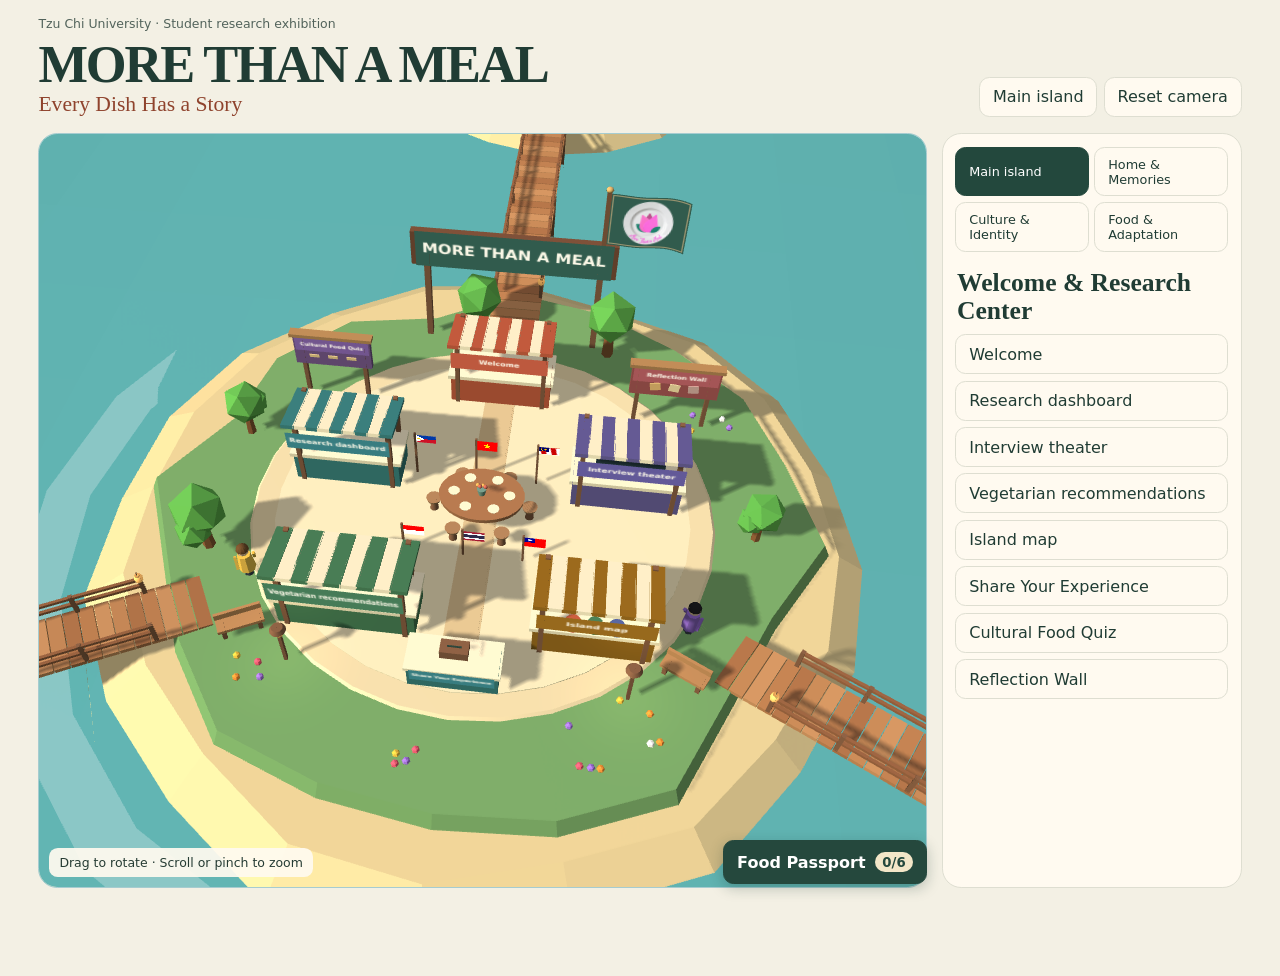
<file: index.html>
<!doctype html>
<html lang="en">
<head>
  <meta charset="utf-8">
  <meta name="viewport" content="width=device-width, initial-scale=1">
  <title>MORE THAN A MEAL | Every Dish Has a Story</title>
  <link rel="stylesheet" href="exhibition/exhibition.css">
  <script defer src="app/lib/three.min.js"></script>
  <script defer src="app/lib/GLTFLoader.js"></script>
  <script defer src="app/site/data.js"></script>
  <script defer src="app/site/world.js"></script>
  <script defer src="exhibition/content.js"></script>
  <script defer src="exhibition/analytics.js"></script>
  <script defer src="exhibition/flag-pixels.js"></script>
  <script defer src="exhibition/welcome-logo.js"></script>
  <script defer src="exhibition/scenery.js"></script>
  <script defer src="exhibition/visitor-activities.js"></script>
  <script defer src="exhibition/exhibition.js"></script>
</head>
<body>
  <header class="masthead">
    <div><p>Tzu Chi University · Student research exhibition</p><h1>MORE THAN A MEAL</h1><span>Every Dish Has a Story</span></div>
    <div class="controls"><button id="home" type="button">Main island</button><button id="reset" type="button">Reset camera</button><button id="analytics-settings" type="button" hidden>Analytics settings</button></div>
  </header>
  <div class="privacy-bar">
    <div id="analytics-choice" hidden>
      <p>Allow optional Google Analytics to help us count visits and understand which exhibits people use. You can change your choice anytime.</p>
      <div class="privacy-actions">
        <button id="analytics-decline" type="button">Decline</button>
        <button id="analytics-allow" type="button">Allow analytics</button>
      </div>
    </div>
  </div>
  <main class="layout">
    <section class="stage" aria-label="Interactive 3D archipelago">
      <div id="world"></div>
      <p id="gesture">Drag to rotate · Scroll or pinch to zoom</p>
    </section>
    <aside class="guide" aria-label="Exhibition guide">
      <nav id="islands" aria-label="Islands"></nav>
      <h2 id="island-title"></h2>
      <div id="exhibits"></div>
    </aside>
  </main>
  <button class="passport-launch" id="passport-launch" type="button" aria-haspopup="dialog">
    Food Passport <span id="passport-count" aria-live="polite"></span>
  </button>
  <dialog id="panel" aria-labelledby="panel-title">
    <div class="panel-top"><span id="panel-context"></span><form method="dialog"><button autofocus type="submit">Close</button></form></div>
    <h2 id="panel-title"></h2>
    <div id="panel-body"></div>
  </dialog>
  <noscript>This exhibition needs JavaScript to display the islands and exhibits.</noscript>
</body>
</html>
</file>
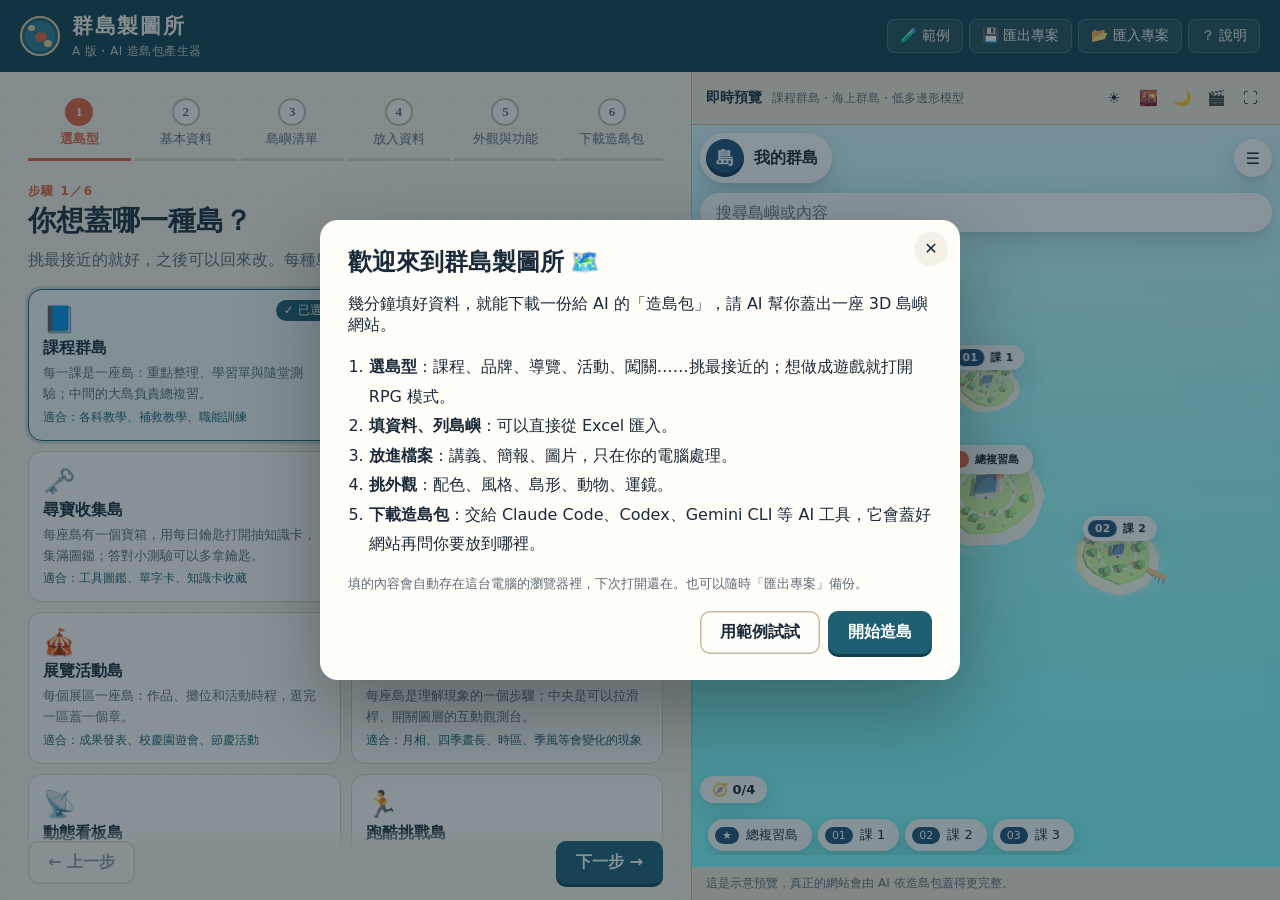
<file: A_AI造島包產生器.html>
<!doctype html>
<html lang="zh-Hant-TW">
<head>
<meta charset="utf-8">
<meta name="viewport" content="width=device-width,initial-scale=1">
<title>群島製圖所｜A 版 AI 造島包產生器</title>
<link rel="icon" href="data:image/svg+xml,%3Csvg xmlns='http://www.w3.org/2000/svg' viewBox='0 0 64 64'%3E%3Ccircle cx='32' cy='32' r='30' fill='%231e5f74'/%3E%3Cellipse cx='30' cy='34' rx='13' ry='9' fill='%23e2603f'/%3E%3C/svg%3E">
<link rel="stylesheet" href="app/studio.css">
</head>
<body>
<div id="studio"><p style="padding:40px;font-family:sans-serif">載入中…如果一直停在這裡，請確認 <b>app</b> 資料夾和這個檔案放在一起。</p></div>
<script src="app/lib/jszip.min.js"></script>
<script src="app/lib/xlsx.full.min.js"></script>
<script src="app/site/data.js"></script>
<script src="app/examples.js"></script>
<script src="app/studio.js"></script>
<script src="app/kit.js"></script>
<script>ISLE.Studio.init({ mode: 'A' });</script>
</body>
</html>
</file>
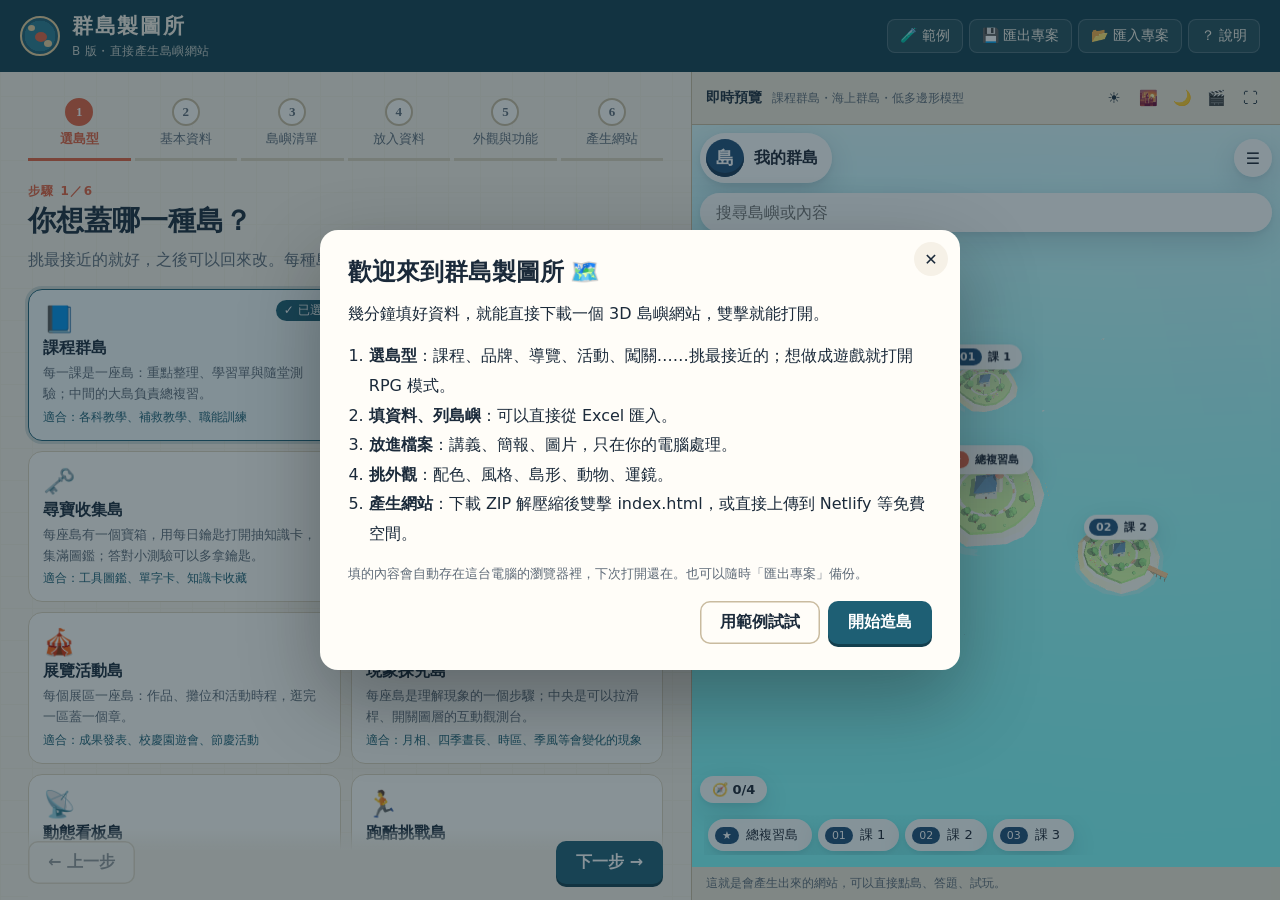
<file: B_島嶼網站產生器.html>
<!doctype html>
<html lang="zh-Hant-TW">
<head>
<meta charset="utf-8">
<meta name="viewport" content="width=device-width,initial-scale=1">
<title>群島製圖所｜B 版 島嶼網站產生器</title>
<link rel="icon" href="data:image/svg+xml,%3Csvg xmlns='http://www.w3.org/2000/svg' viewBox='0 0 64 64'%3E%3Ccircle cx='32' cy='32' r='30' fill='%231e5f74'/%3E%3Cellipse cx='30' cy='34' rx='13' ry='9' fill='%23e2603f'/%3E%3C/svg%3E">
<link rel="stylesheet" href="app/studio.css">
</head>
<body>
<div id="studio"><p style="padding:40px;font-family:sans-serif">載入中…如果一直停在這裡，請確認 <b>app</b> 資料夾和這個檔案放在一起。</p></div>
<script src="app/lib/jszip.min.js"></script>
<script src="app/lib/xlsx.full.min.js"></script>
<script src="app/site/data.js"></script>
<script src="app/examples.js"></script>
<script src="app/studio.js"></script>
<script src="app/payload.js"></script>
<script src="app/export.js"></script>
<script>ISLE.Studio.init({ mode: 'B' });</script>
</body>
</html>
</file>
<file: exhibition/exhibition.css>
:root{color-scheme:light;--ink:#203c34;--paper:#fffaf0;--border:#deded1;--muted:#52635b;font-family:system-ui,sans-serif;color:var(--ink);background:#f3f0e4}
*{box-sizing:border-box}
body{margin:0;min-height:100dvh}
button{font:inherit;color:inherit;background:var(--paper);border:1px solid var(--border);border-radius:.65rem;padding:.55rem .8rem;cursor:pointer;min-height:40px}
button:hover{border-color:#387d80;background:#f2f8ec}
button:focus-visible,a:focus-visible{outline:3px solid #287889;outline-offset:2px}
.masthead,.layout{max-width:1540px;margin:auto;padding-inline:clamp(.75rem,3vw,3rem)}
.masthead{display:flex;justify-content:space-between;align-items:end;gap:.7rem;padding-block:1rem}
.masthead p{margin:0 0 .3rem;color:var(--muted);font-size:.78rem}
h1,h2,h3{font-family:Georgia,serif;line-height:1.07}
h1{margin:0;font-size:clamp(1.62rem,4.1vw,3.65rem);letter-spacing:-.04em}
.masthead span{font-family:Georgia,serif;font-size:clamp(1rem,2vw,1.35rem);color:#8f432d}
.controls{display:flex;gap:.4rem;flex-wrap:wrap}
.layout{display:grid;grid-template-columns:minmax(0,1fr) minmax(240px,300px);gap:.9rem;padding-bottom:1rem}
.stage{position:relative;height:clamp(475px,calc(100dvh - 145px),850px);min-width:0;overflow:hidden;border-radius:1.2rem;border:1px solid #a6ccd0;background:linear-gradient(#dff3ed,#f8ecd1)}
#world,.isle-canvas{position:absolute;inset:0;width:100%;height:100%}
.isle-canvas{display:block;touch-action:none;cursor:grab}
.isle-canvas:active{cursor:grabbing}
#gesture{position:absolute;bottom:.6rem;left:.6rem;margin:0;pointer-events:none;background:#fffaefee;color:#263c34;padding:.45rem .65rem;border-radius:.55rem;font-size:.78rem}
.guide{background:var(--paper);border:1px solid var(--border);border-radius:1.2rem;padding:.8rem}
#islands{display:grid;grid-template-columns:1fr 1fr;gap:.35rem}
#islands button{text-align:left;font-size:.8rem}
#islands button[aria-current=true]{background:#23483d;color:#fff;border-color:#23483d}
.guide h2{margin:1.1rem .1rem .65rem;font-size:1.6rem}
.exhibit,.map-stop{width:100%;text-align:left;margin-bottom:.4rem;display:block}
.country{margin:.8rem 0}
.country h3{margin:.3rem 0 .48rem;display:flex;align-items:center;gap:.55rem}
.flag{width:31px;height:20px;object-fit:contain;object-position:left}
dialog{background:var(--paper);color:var(--ink);width:min(690px,calc(100% - 1.2rem));max-height:calc(100dvh - 1.2rem);border:1px solid var(--border);border-radius:1.1rem;padding:clamp(1rem,4vw,2rem);overflow:auto}
dialog::backdrop{background:#132e2ad0}
.panel-top{display:flex;align-items:center;justify-content:space-between;gap:.5rem;color:var(--muted);font-size:.9rem}
dialog h2{font-size:clamp(1.9rem,5vw,3rem);margin:.4rem 0 .8rem}
dialog p,dialog li{line-height:1.55}
.gallery,.metrics{display:grid;grid-template-columns:repeat(2,minmax(0,1fr));gap:.7rem}
figure{margin:0}
.gallery img{width:100%;aspect-ratio:4/3;object-fit:cover;border-radius:.6rem;background:#eee7d9}
figcaption,.placeholder{font-size:.86rem;color:var(--muted)}
.placeholder,.metric,blockquote{margin:.7rem 0;padding:.8rem;background:#f0ecdf;border-radius:.6rem}
.metric{margin:0}.metric strong{display:block;font-size:1.65rem}
video{width:100%;max-height:50vh;background:#182d29}
a{color:#245c5b}
@media(max-width:740px){
  .masthead{align-items:start;flex-direction:column;padding-block:.65rem}
  .layout{grid-template-columns:1fr;gap:.55rem}
  .stage{height:clamp(350px,57dvh,590px)}
  #islands{grid-template-columns:repeat(2,minmax(0,1fr))}
}
#panel-context{display:flex;align-items:center;gap:.45rem}
.privacy-bar{max-width:1540px;margin:0 auto;padding-inline:clamp(.75rem,3vw,3rem);color:var(--muted);font-size:.84rem}
#analytics-choice:not([hidden]){display:flex;align-items:center;justify-content:space-between;flex-wrap:wrap;gap:.65rem;background:var(--paper);border:1px solid var(--border);border-radius:.8rem;padding:.65rem .8rem;margin-bottom:.5rem}
#analytics-choice p{margin:0}
.privacy-actions{display:flex;flex-wrap:wrap;gap:.45rem}
.feedback-link{display:inline-block;background:#345f53;color:#fff;border-radius:.65rem;padding:.65rem 1rem;font-weight:650}
.media-card{margin:.6rem 0;padding:.9rem 1rem;border:1px dashed #a4b9a3;border-radius:.75rem;background:linear-gradient(125deg,#edf3e7,#f8f0df);overflow-wrap:anywhere}
.media-card strong{font-family:Georgia,serif;font-size:1.08rem}
.media-card p{margin:.25rem 0 0;font-size:.9rem;color:var(--muted)}
.media-card a{display:inline-block;margin-top:.45rem}
.media-card-video{background:linear-gradient(125deg,#e9eff1,#f4ece3)}
.media-card-document{background:linear-gradient(125deg,#f4ecd8,#f4f3e5)}
.survey-image{display:block;max-width:100%;height:auto;border-radius:.6rem}
#panel-body video{display:block;height:auto;max-width:100%;border-radius:.6rem}
#panel-body video[hidden]{display:none}
@media(max-width:480px){.gallery{grid-template-columns:1fr}}
body{padding-bottom:4.5rem}
.passport-launch{position:fixed;z-index:4;right:max(1rem,env(safe-area-inset-right));bottom:max(1rem,env(safe-area-inset-bottom));display:flex;align-items:center;gap:.6rem;min-height:44px;background:#25483d;color:#fff;border-color:#25483d;box-shadow:0 4px 14px #16332d45;font-weight:700}
.passport-launch:hover{background:#356456;color:#fff}
.passport-launch span{border-radius:1rem;padding:.14rem .45rem;background:#f3e6c8;color:#25483d;font-size:.83rem}
.passport-progress{font-weight:750}
.passport-slots{display:grid;grid-template-columns:repeat(3,minmax(0,1fr));gap:.65rem;padding:0;list-style:none}
.passport-slot{min-height:6.8rem;border:1px dashed #9caa9d;border-radius:.75rem;display:grid;justify-items:center;align-content:center;text-align:center;padding:.55rem .3rem;line-height:1.25;background:#f4f0e4}
.passport-slot.collected{border:2px solid var(--stamp-color);background:#f8f2de}
.stamp-symbol{font-size:1.45rem;line-height:1.2;margin-bottom:.3rem}
.stamp-state,.activity-step{color:var(--muted);font-size:.86rem}
.activity-actions{display:flex;gap:.55rem;flex-wrap:wrap;margin-top:.8rem}
.activity-actions button,.quiz-options button{min-height:44px}
.activity-status:empty{margin:0}
.activity-notice,.activity-status:not(:empty){background:#eef2e3;padding:.65rem .8rem;border-radius:.55rem}
.quiz-options{display:grid;gap:.5rem}
.quiz-option{text-align:left}
.reflection-text{display:block;width:100%;min-height:7rem;resize:vertical;font:inherit;margin-top:.35rem;border:1px solid #9daea0;border-radius:.55rem;padding:.65rem;background:#fffdf7;color:var(--ink)}
@media(max-width:480px){.passport-slots{grid-template-columns:repeat(2,minmax(0,1fr))}}
@media(min-width:741px){
  .passport-launch{right:calc(max(0px,(100vw - 1540px)/2) + clamp(.75rem,3vw,3rem) + 315px)}
}
</file>
<file: app/studio.css>
/* 群島製圖所：表單介面樣式（航海圖風格） */
:root {
  --paper: #f6f1e7; --paper2: #efe7d6; --card: #fffdf8; --ink: #1b2a3a; --muted: #5f6b78; --line: #ddd2bd; --line2: #c9bb9f;
  --sea: #1e5f74; --sea2: #133f4e; --coral: #e2603f; --sand: #e9cf9c; --ok: #2f8f5b; --warn: #b4542f;
  --font: "Noto Sans TC","PingFang TC","Microsoft JhengHei","Heiti TC",system-ui,sans-serif;
  --serif: "Noto Serif TC","Songti TC","PMingLiU",serif;
}
* { box-sizing: border-box; }
[hidden] { display: none !important; }
html, body { margin: 0; height: 100%; }
body { font-family: var(--font); color: var(--ink); background: var(--paper); -webkit-font-smoothing: antialiased; }
body::before { content: ""; position: fixed; inset: 0; pointer-events: none; opacity: .5;
  background-image: linear-gradient(var(--paper2) 1px, transparent 1px), linear-gradient(90deg, var(--paper2) 1px, transparent 1px); background-size: 32px 32px; }
button, input, select, textarea { font: inherit; color: inherit; }
button { cursor: pointer; }
:focus-visible { outline: 3px solid var(--coral); outline-offset: 2px; }
code { background: var(--paper2); padding: 1px 6px; border-radius: 5px; font-size: .9em; }
#studio { position: relative; height: 100%; display: flex; flex-direction: column; }

/* ---------- 頁首 ---------- */
.st-head { display: flex; align-items: center; justify-content: space-between; gap: 12px; padding: 12px 20px; background: var(--sea2); color: #f6f1e7; position: relative; z-index: 3; flex-wrap: wrap; }
.logo { display: flex; align-items: center; gap: 12px; }
.logo b { font-family: var(--serif); font-size: 21px; letter-spacing: .08em; display: block; }
.logo small { font-size: 12px; opacity: .78; letter-spacing: .04em; }
.logo-mark { width: 40px; height: 40px; border-radius: 50%; background: radial-gradient(circle at 50% 50%, #2a7a91 0 60%, #1e5f74 61%); border: 2px solid var(--sand); position: relative; flex: none; }
.logo-mark i { position: absolute; border-radius: 50%; background: var(--sand); }
.logo-mark i:nth-child(1) { width: 12px; height: 10px; left: 13px; top: 14px; background: var(--coral); }
.logo-mark i:nth-child(2) { width: 7px; height: 6px; left: 6px; top: 7px; }
.logo-mark i:nth-child(3) { width: 8px; height: 7px; right: 6px; bottom: 7px; }
.head-act { display: flex; gap: 6px; align-items: center; flex-wrap: wrap; }
.hbtn { background: rgba(255,255,255,.08); border: 1px solid rgba(255,255,255,.18); color: #f6f1e7; border-radius: 8px; padding: 7px 12px; font-size: 14px; display: inline-flex; align-items: center; gap: 4px; cursor: pointer; }
.hbtn:hover { background: rgba(255,255,255,.16); }
.save-state { font-size: 12px; opacity: 0; transition: opacity .3s; margin-right: 6px; }
.save-state.on { opacity: .8; }

/* ---------- 主版面 ---------- */
.st-main { flex: 1; display: grid; grid-template-columns: minmax(0, 1.08fr) minmax(360px, .92fr); min-height: 0; position: relative; z-index: 1; }
.st-form { overflow: auto; padding: 18px 28px 0; display: flex; flex-direction: column; }
.rail { list-style: none; margin: 0 0 6px; padding: 0; display: flex; gap: 4px; position: relative; flex-wrap: wrap; }
.rail li { flex: 1 1 0; min-width: 88px; }
.rail button { width: 100%; border: 0; background: transparent; padding: 8px 6px 10px; display: flex; flex-direction: column; align-items: center; gap: 4px; font-size: 13px; color: var(--muted); border-bottom: 3px solid var(--line); }
.rail button span { width: 28px; height: 28px; border-radius: 50%; display: grid; place-items: center; border: 2px solid var(--line2); background: var(--card); font-weight: 800; font-family: var(--serif); }
.rail button.done { color: var(--ink); border-bottom-color: var(--sea); }
.rail button.done span { background: var(--sea); border-color: var(--sea); color: #fff; }
.rail button.on { color: var(--coral); font-weight: 700; border-bottom-color: var(--coral); }
.rail button.on span { border-color: var(--coral); background: var(--coral); color: #fff; }
.step-wrap { flex: 1; padding: 10px 0 24px; }
.step-no { margin: 6px 0 2px; font-size: 12px; letter-spacing: .12em; color: var(--coral); font-weight: 700; }
.step-wrap h2 { font-family: var(--serif); font-size: 28px; margin: 0 0 6px; }
.step-wrap h3 { font-size: 16px; margin: 26px 0 10px; display: flex; align-items: baseline; gap: 8px; }
.step-wrap h3 small { font-weight: 400; color: var(--muted); font-size: 13px; }
.hint { color: var(--muted); margin: 0 0 16px; line-height: 1.7; }
.mini { font-size: 13px; color: var(--muted); margin: 6px 0; }
.muted { color: var(--muted); }
.req { color: var(--coral); font-style: normal; margin-left: 2px; }
.warn { background: #fbe7dc; border: 1px solid #f0c3ad; color: #7a3216; border-radius: 10px; padding: 10px 14px; margin: 12px 0; }
.warn ul { margin: 6px 0 0; padding-left: 1.2em; }
.warn-soft { color: var(--warn); }
.step-nav { position: sticky; bottom: 0; display: flex; gap: 10px; justify-content: space-between; padding: 12px 0 16px; background: linear-gradient(transparent, var(--paper) 30%); }
.step-nav .pv-only { display: none; }

/* ---------- 按鈕 ---------- */
.sbtn { border: 0; background: var(--sea); color: #fff; border-radius: 10px; padding: 11px 20px; font-weight: 700; display: inline-flex; align-items: center; gap: 6px; box-shadow: 0 3px 0 var(--sea2); cursor: pointer; text-decoration: none; }
.sbtn:hover { filter: brightness(1.08); } .sbtn:active { transform: translateY(2px); box-shadow: none; }
.sbtn.ghost { background: var(--card); color: var(--ink); box-shadow: inset 0 0 0 1.5px var(--line2); }
.sbtn.coral { background: var(--coral); box-shadow: 0 3px 0 #a9442a; }
.sbtn.small { padding: 7px 12px; font-size: 14px; }
.sbtn.big { padding: 14px 26px; font-size: 17px; }
.sbtn:disabled { opacity: .45; cursor: not-allowed; }
.linkb { border: 0; background: none; color: var(--sea); text-decoration: underline; padding: 0; }
.row-end { display: flex; gap: 8px; justify-content: flex-end; margin-top: 18px; flex-wrap: wrap; }
.tool-row { display: flex; gap: 8px; flex-wrap: wrap; align-items: center; margin-bottom: 10px; }
.count { font-size: 13px; color: var(--muted); margin-left: auto; }

/* ---------- 步驟 1 ---------- */
.type-grid { display: grid; grid-template-columns: repeat(auto-fill, minmax(210px, 1fr)); gap: 10px; }
.type-grid.small { grid-template-columns: repeat(auto-fill, minmax(150px, 1fr)); }
.type-card { text-align: left; background: var(--card); border: 1.5px solid var(--line); border-radius: 14px; padding: 14px; display: grid; gap: 4px; position: relative; transition: transform .12s, border-color .12s; }
.type-card:hover { transform: translateY(-2px); border-color: var(--line2); }
.type-card.on { border-color: var(--sea); box-shadow: 0 0 0 3px rgba(30,95,116,.18); background: #f2f8f8; }
.type-card.on::after { content: "✓ 已選"; position: absolute; top: 10px; right: 10px; font-size: 12px; background: var(--sea); color: #fff; padding: 2px 8px; border-radius: 99px; }
.ti { font-size: 26px; } .type-card b { font-size: 16px; }
.td { font-size: 13px; color: var(--muted); line-height: 1.6; }
.tf { font-size: 12px; color: var(--sea); }
.mode-row { display: grid; grid-template-columns: 1fr 1fr; gap: 10px; margin-top: 16px; }
.mode-card { display: flex; gap: 12px; align-items: flex-start; background: var(--card); border: 1.5px dashed var(--line2); border-radius: 14px; padding: 14px; cursor: pointer; }
.mode-card.on { border-style: solid; border-color: var(--coral); background: #fdf3ee; }
.mode-card input { margin-top: 6px; accent-color: var(--coral); width: 18px; height: 18px; }
.mode-card small { display: block; color: var(--muted); margin-top: 4px; line-height: 1.6; font-size: 13px; }

/* ---------- 欄位 ---------- */
.fgrid { display: grid; grid-template-columns: 1fr 1fr; gap: 12px 14px; }
.fld { display: grid; gap: 5px; grid-column: 1 / -1; }
.fld.half { grid-column: span 1; }
.fld > span { font-weight: 600; font-size: 14px; }
.fld small { color: var(--muted); font-size: 12px; line-height: 1.5; }
.fld input, .fld select, .fld textarea, .paste { width: 100%; border: 1.5px solid var(--line); border-radius: 10px; padding: 9px 11px; background: var(--card); }
.fld input:focus, .fld select:focus, .fld textarea:focus, .paste:focus { border-color: var(--sea); outline: none; box-shadow: 0 0 0 3px rgba(30,95,116,.15); }
.fld input[type=color] { height: 44px; padding: 4px; }
textarea { resize: vertical; line-height: 1.6; }
.check { display: flex; gap: 8px; align-items: center; margin: 10px 0; cursor: pointer; }
.check input { width: 18px; height: 18px; accent-color: var(--sea); }
.check.small { font-size: 14px; color: var(--muted); }
.err { color: var(--warn); font-size: 12px; font-style: normal; }

/* ---------- 步驟 3 ---------- */
.isle-list { list-style: none; padding: 0; margin: 8px 0; display: grid; gap: 8px; }
.isle-row { background: var(--card); border: 1.5px solid var(--line); border-radius: 12px; padding: 8px; }
.ir-head { display: grid; grid-template-columns: auto minmax(110px, .8fr) minmax(120px, 1.4fr) auto; gap: 6px; align-items: center; }
.ir-n { font-family: var(--serif); font-weight: 800; color: var(--sea); width: 32px; text-align: center; }
.ir-head input { border: 1.5px solid var(--line); border-radius: 8px; padding: 8px 10px; background: #fff; min-width: 0; }
.ir-name { font-weight: 700; }
.ir-act { display: flex; gap: 3px; }
.ir-act button { border: 1px solid var(--line); background: var(--paper); border-radius: 7px; min-width: 32px; height: 34px; font-size: 13px; padding: 0 8px; }
.ir-act button:hover { background: var(--paper2); }
.ir-more { padding: 12px 6px 4px 38px; }
.center-box { background: #eef5f4; border: 1.5px solid #c9dedb; border-radius: 14px; padding: 14px 16px; margin-top: 20px; }
.center-box h3 { margin-top: 0; }

/* ---------- 步驟 4 ---------- */
.tipbox { background: var(--card); border: 1.5px solid var(--line); border-radius: 12px; padding: 12px 16px; margin-bottom: 14px; }
.tipbox ol { margin: 8px 0 10px; padding-left: 1.3em; line-height: 1.8; font-size: 14px; }
.drop { border: 2.5px dashed var(--line2); border-radius: 16px; padding: 28px; text-align: center; background: var(--card); display: grid; gap: 6px; cursor: pointer; transition: .15s; }
.drop span { color: var(--muted); font-size: 14px; }
.drop.over, .drop:hover { border-color: var(--sea); background: #f2f8f8; }
.ftable { width: 100%; border-collapse: collapse; font-size: 14px; margin: 8px 0; background: var(--card); border-radius: 10px; overflow: hidden; }
.ftable th, .ftable td { text-align: left; padding: 7px 8px; border-bottom: 1px solid var(--line); }
.ftable td small { display: block; color: var(--muted); font-size: 11px; }
.ftable select { border: 1px solid var(--line); border-radius: 6px; padding: 4px; max-width: 180px; }

/* ---------- 步驟 5 ---------- */
.slots { display: grid; gap: 8px; }
.slot { display: grid; grid-template-columns: 110px 60px 90px auto; align-items: center; gap: 10px; background: var(--card); border: 1.5px solid var(--line); border-radius: 10px; padding: 6px 10px; }
.slot em { font-style: normal; font-size: 11px; background: var(--sea); color: #fff; padding: 1px 6px; border-radius: 6px; }
.slot input[type=color] { width: 54px; height: 34px; border: 1px solid var(--line); border-radius: 6px; padding: 2px; background: #fff; }
.slot .arrows button { border: 1px solid var(--line); background: var(--paper); border-radius: 6px; width: 30px; height: 30px; }
.chips { display: flex; flex-wrap: wrap; gap: 6px; }
.pal { display: inline-flex; align-items: center; gap: 2px; border: 1.5px solid var(--line); background: var(--card); border-radius: 99px; padding: 5px 12px 5px 6px; font-size: 13px; }
.pal i { width: 14px; height: 14px; border-radius: 50%; display: inline-block; border: 1px solid rgba(0,0,0,.1); }
.pal i:last-of-type { margin-right: 6px; }
.opt-grid { display: grid; grid-template-columns: repeat(auto-fill, minmax(160px, 1fr)); gap: 8px; }
.opt-grid.three { grid-template-columns: repeat(3, 1fr); }
.opt-card { text-align: left; border: 1.5px solid var(--line); background: var(--card); border-radius: 12px; padding: 10px 12px; display: grid; gap: 3px; }
.opt-card small { color: var(--muted); font-size: 12px; line-height: 1.5; font-family: var(--font); }
.opt-card.on { border-color: var(--sea); background: #f2f8f8; box-shadow: 0 0 0 3px rgba(30,95,116,.15); }
.seg { display: inline-flex; border: 1.5px solid var(--line2); border-radius: 10px; overflow: hidden; flex-wrap: wrap; }
.seg button { border: 0; background: var(--card); padding: 8px 14px; border-right: 1px solid var(--line); font-size: 14px; }
.seg button.on { background: var(--sea); color: #fff; }
.chipb { border: 1.5px solid var(--line); background: var(--card); border-radius: 99px; padding: 6px 12px; font-size: 14px; }
.chipb.on { background: var(--sea); color: #fff; border-color: var(--sea); }
.feat-grid { display: grid; grid-template-columns: repeat(auto-fill, minmax(200px, 1fr)); gap: 8px; }
.feat { display: grid; grid-template-columns: auto 1fr; gap: 2px 8px; background: var(--card); border: 1.5px solid var(--line); border-radius: 10px; padding: 9px 11px; cursor: pointer; }
.feat input { grid-row: span 2; margin-top: 3px; accent-color: var(--sea); width: 17px; height: 17px; }
.feat small { color: var(--muted); font-size: 12px; line-height: 1.5; }
.feat.on { border-color: var(--sea); background: #f2f8f8; }

/* ---------- 步驟 6 ---------- */
.summary { list-style: none; padding: 0; margin: 0 0 16px; display: grid; grid-template-columns: repeat(auto-fill, minmax(220px, 1fr)); gap: 6px; }
.summary li { background: var(--card); border: 1px solid var(--line); border-radius: 10px; padding: 8px 12px; font-size: 14px; }
.summary b { display: block; font-size: 11px; color: var(--muted); letter-spacing: .1em; }
.choice-grid { display: grid; grid-template-columns: repeat(auto-fill, minmax(130px, 1fr)); gap: 6px; }
.choice { border: 1.5px solid var(--line); background: var(--card); border-radius: 10px; padding: 10px; text-align: center; font-weight: 600; }
.choice.on { border-color: var(--coral); background: #fdf3ee; color: #8c3418; }
.big-actions { display: flex; flex-wrap: wrap; gap: 10px; margin: 18px 0; }
.prompt-box { background: var(--sea2); color: #e7f1f2; border-radius: 12px; padding: 14px 16px; font-family: ui-monospace, Menlo, Consolas, monospace; font-size: 13px; line-height: 1.7; white-space: pre-wrap; max-height: 260px; overflow: auto; }
.done-box { background: #eaf5ee; border: 1.5px solid #bfdcc9; border-radius: 14px; padding: 14px 18px; margin: 14px 0; }
.done-box h3 { margin-top: 0; }
.done-box ol { line-height: 1.9; padding-left: 1.3em; }
.update-box { background: var(--card); border: 1.5px dashed var(--line2); border-radius: 12px; padding: 12px 16px; margin: 14px 0; }
.diff { font-size: 13px; background: var(--paper); border-radius: 8px; padding: 8px 12px; max-height: 200px; overflow: auto; margin: 8px 0 0; }
.diff li { margin: 2px 0; }

/* ---------- 預覽 ---------- */
.st-preview { border-left: 1.5px solid var(--line2); background: #e9e1cf; display: flex; flex-direction: column; min-height: 0; }
.pv-bar { display: flex; align-items: center; gap: 10px; padding: 10px 14px; background: var(--paper2); border-bottom: 1px solid var(--line2); font-size: 14px; }
.pv-cap { color: var(--muted); font-size: 12px; flex: 1; white-space: nowrap; overflow: hidden; text-overflow: ellipsis; }
.pv-tools { display: flex; gap: 2px; }
.pv-tools button { border: 0; background: transparent; width: 32px; height: 32px; border-radius: 8px; font-size: 15px; }
.pv-tools button:hover { background: var(--card); }
.pv-frame { flex: 1; position: relative; min-height: 0; }
.pv-frame iframe { position: absolute; inset: 0; width: 100%; height: 100%; border: 0; background: #fbf6ee; }
.pv-note { margin: 0; padding: 8px 14px; font-size: 12px; color: var(--muted); background: var(--paper2); }
#studio.pv-big .st-preview { position: fixed; inset: 0; z-index: 50; border: 0; }

/* ---------- 對話框與提示 ---------- */
.st-modal { position: fixed; inset: 0; background: rgba(19,40,52,.5); display: grid; place-items: center; z-index: 60; padding: 16px; }
.st-card { position: relative; background: var(--card); border-radius: 18px; padding: 26px 28px; width: min(640px, 100%); max-height: calc(100vh - 32px); overflow: auto; box-shadow: 0 30px 80px rgba(0,0,0,.3); }
.st-card h2 { font-family: var(--serif); margin: 0 0 10px; font-size: 24px; padding-right: 30px; }
.st-x { position: absolute; top: 12px; right: 12px; width: 34px; height: 34px; border-radius: 50%; border: 0; background: var(--paper); }
.howto-list { line-height: 1.85; padding-left: 1.3em; }
.st-toast { position: fixed; left: 50%; bottom: 24px; transform: translate(-50%, 20px); background: var(--sea2); color: #fff; padding: 11px 18px; border-radius: 10px; opacity: 0; transition: .25s; z-index: 70; pointer-events: none; max-width: 90vw; }
.st-toast.on { opacity: 1; transform: translate(-50%, 0); }

/* ---------- 窄螢幕 ---------- */
@media (max-width: 980px) {
  .st-main { grid-template-columns: 1fr; }
  .st-preview { display: none; }
  #studio.pv-big .st-preview { display: flex; }
  .step-nav .pv-only { display: inline-flex; }
  .st-form { padding: 14px 16px 0; }
}
@media (max-width: 620px) {
  .fgrid { grid-template-columns: 1fr; } .fld.half { grid-column: 1 / -1; }
  .mode-row { grid-template-columns: 1fr; }
  .ir-head { grid-template-columns: auto 1fr; }
  .ir-head .ir-intro { grid-column: 1 / -1; }
  .ir-act { grid-column: 1 / -1; justify-content: flex-end; }
  .ir-more { padding-left: 4px; }
  .rail li { min-width: 46px; } .rail button { font-size: 0; } .rail button span { font-size: 14px; }
  .slot { grid-template-columns: 1fr auto; } .slot code { display: none; }
  .opt-grid.three { grid-template-columns: 1fr; }
  .st-head { padding: 10px 12px; } .hbtn { padding: 6px 8px; font-size: 13px; }
}
</file>
